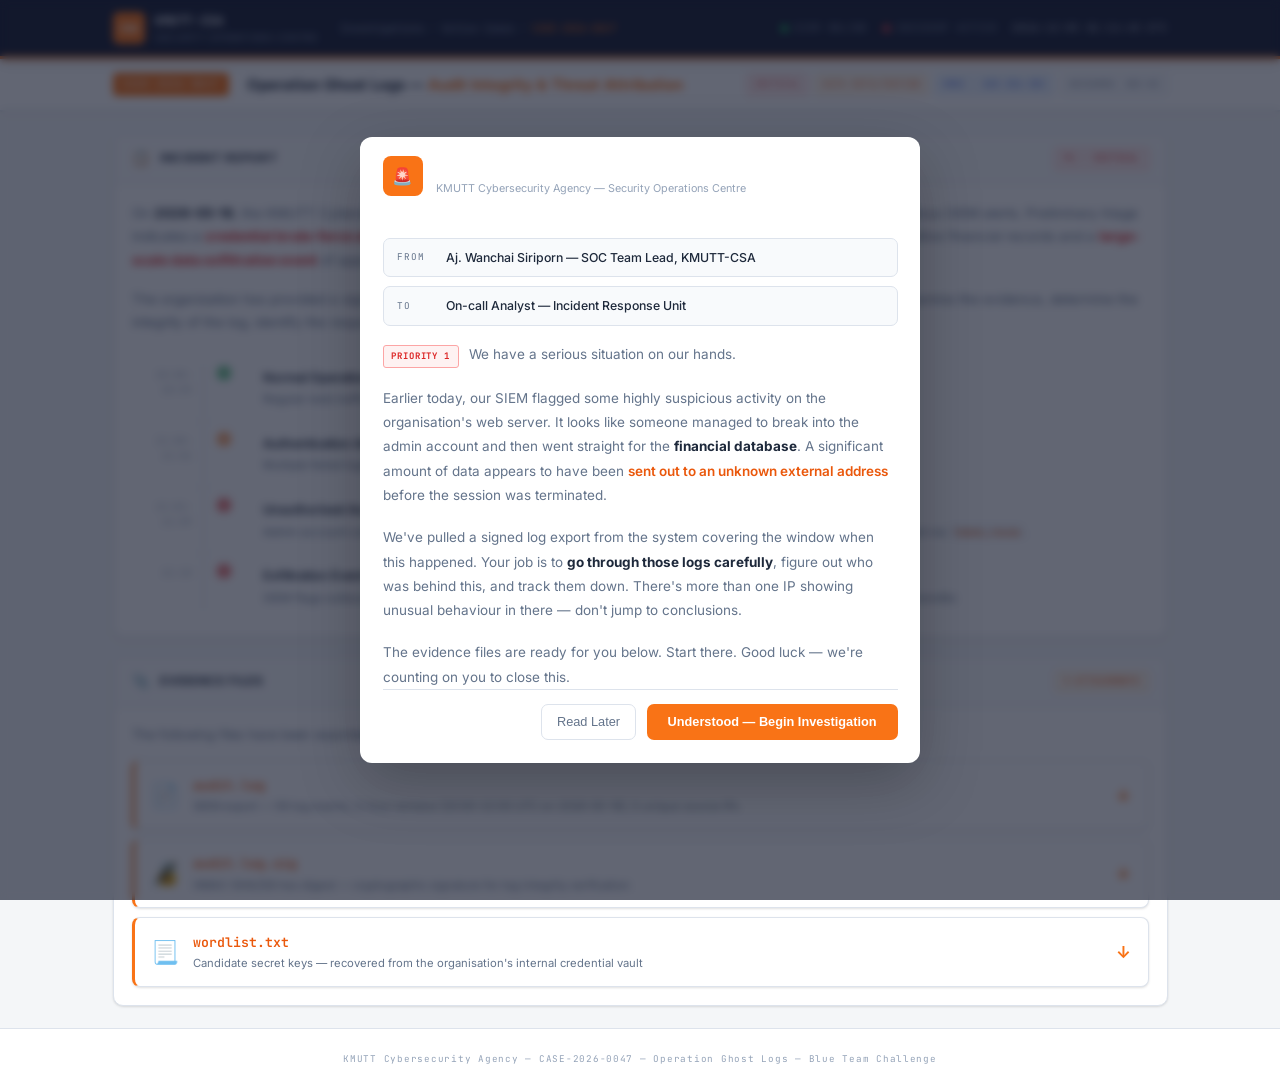
<file: templates/index.html>
<!DOCTYPE html>
<html lang="en">
<head>
  <meta charset="UTF-8"/><meta name="viewport" content="width=device-width,initial-scale=1.0"/>
  <title>CASE-2026-0047 | Operation Ghost Logs — KMUTT-SOC</title>
  <meta name="description" content="KMUTT Cybersecurity Agency — Incident Investigation CASE-2026-0047"/>
  <link rel="preconnect" href="https://fonts.googleapis.com"/>
  <link rel="preconnect" href="https://fonts.gstatic.com" crossorigin/>
  <link href="https://fonts.googleapis.com/css2?family=JetBrains+Mono:wght@400;500;700&family=Inter:wght@300;400;500;600;700&display=swap" rel="stylesheet"/>
  <link rel="stylesheet" href="/static/style.css"/>
  <style>
    /* BRIEFING MODAL */
    .modal-backdrop{position:fixed;inset:0;background:rgba(15,20,40,.65);backdrop-filter:blur(4px);z-index:1000;display:flex;align-items:center;justify-content:center;padding:1rem}
    .modal{background:#fff;border-radius:12px;box-shadow:0 20px 60px rgba(0,0,0,.25);max-width:560px;width:100%;overflow:hidden;animation:slideUp .35s ease}
    @keyframes slideUp{from{opacity:0;transform:translateY(24px)}to{opacity:1;transform:translateY(0)}}
    .modal-top{background:var(--navy);padding:1.2rem 1.5rem;display:flex;align-items:center;gap:.9rem}
    .modal-top-icon{width:40px;height:40px;background:var(--orange);border-radius:8px;display:flex;align-items:center;justify-content:center;font-size:1.1rem;flex-shrink:0}
    .modal-top-title{color:#fff;font-weight:700;font-size:.95rem}
    .modal-top-sub{color:#94a3b8;font-size:.72rem;margin-top:.1rem}
    .modal-body{padding:1.5rem}
    .modal-from{display:flex;align-items:center;gap:.6rem;padding:.6rem .9rem;background:#f8fafc;border:1px solid var(--border);border-radius:7px;margin-bottom:1.1rem}
    .modal-from-label{font-family:'JetBrains Mono',monospace;font-size:.62rem;color:var(--text-d);letter-spacing:.1em;text-transform:uppercase;min-width:40px}
    .modal-from-val{font-size:.82rem;color:var(--text);font-weight:500}
    .modal-msg{font-size:.9rem;color:var(--text-d);line-height:1.8;margin-bottom:1.2rem}
    .modal-msg strong{color:var(--text)}
    .modal-msg .hl{color:var(--orange-d);font-weight:600}
    .modal-footer{display:flex;justify-content:flex-end;gap:.7rem;padding-top:.9rem;border-top:1px solid var(--border)}
    .modal-ack{background:var(--orange);color:#fff;border:none;padding:.65rem 1.4rem;border-radius:7px;font-weight:600;font-size:.85rem;cursor:pointer;transition:all .2s}
    .modal-ack:hover{background:var(--orange-d);transform:translateY(-1px)}
    .modal-dismiss{background:transparent;color:var(--text-d);border:1px solid var(--border);padding:.65rem 1rem;border-radius:7px;font-size:.85rem;cursor:pointer}
    .modal-dismiss:hover{border-color:var(--border-dark);color:var(--text)}
    .modal-badge{display:inline-block;background:#fef2f2;color:#dc2626;border:1px solid #fca5a5;font-family:'JetBrains Mono',monospace;font-size:.6rem;font-weight:700;padding:.15rem .5rem;border-radius:3px;letter-spacing:.1em;margin-right:.4rem}
  </style>
</head>
<body>

<!-- BRIEFING MODAL -->
<div class="modal-backdrop" id="briefing-modal">
  <div class="modal" role="dialog" aria-modal="true" aria-labelledby="modal-title">
    <div class="modal-top">
      <div class="modal-top-icon">🚨</div>
      <div>
        <div class="modal-top-title" id="modal-title">Urgent Briefing — CASE-2026-0047</div>
        <div class="modal-top-sub">KMUTT Cybersecurity Agency &mdash; Security Operations Centre</div>
      </div>
    </div>
    <div class="modal-body">
      <div class="modal-from">
        <span class="modal-from-label">From</span>
        <span class="modal-from-val">Aj. Wanchai Siriporn &mdash; SOC Team Lead, KMUTT-CSA</span>
      </div>
      <div class="modal-from" style="margin-top:-.5rem">
        <span class="modal-from-label">To</span>
        <span class="modal-from-val">On-call Analyst &mdash; Incident Response Unit</span>
      </div>
      <p class="modal-msg" style="margin-top:1rem">
        <span class="modal-badge">PRIORITY 1</span> We have a serious situation on our hands.
      </p>
      <p class="modal-msg">
        Earlier today, our SIEM flagged some highly suspicious activity on the organisation's web server.
        It looks like someone managed to break into the admin account and then went straight for the
        <strong>financial database</strong>. A significant amount of data appears to have been
        <span class="hl">sent out to an unknown external address</span> before the session was terminated.
      </p>
      <p class="modal-msg">
        We've pulled a signed log export from the system covering the window when this happened.
        Your job is to <strong>go through those logs carefully</strong>, figure out who was behind this,
        and track them down. There's more than one IP showing unusual behaviour in there —
        don't jump to conclusions.
      </p>
      <p class="modal-msg" style="margin-bottom:0">
        The evidence files are ready for you below. Start there.
        Good luck — we're counting on you to close this.
      </p>
      <div class="modal-footer">
        <button class="modal-dismiss" onclick="closeModal()">Read Later</button>
        <button class="modal-ack" id="modal-ack-btn" onclick="closeModal()">Understood — Begin Investigation</button>
      </div>
    </div>
  </div>
</div>

<nav class="navbar">
  <div class="navbar-inner">
    <a class="nav-brand" href="/">
      <div class="nav-brand-icon">CSA</div>
      <div>
        <div class="nav-brand-text">KMUTT-CSA</div>
        <div class="nav-brand-sub">SECURITY OPERATIONS CENTRE</div>
      </div>
    </a>
    <div class="nav-breadcrumb">
      <span>Investigations</span>
      <span class="nav-sep">/</span>
      <span>Active Cases</span>
      <span class="nav-sep">/</span>
      <span class="nav-cur">CASE-2026-0047</span>
    </div>
    <div class="nav-status-bar">
      <div class="nav-stat"><span class="dot dot-g"></span>SIEM ONLINE</div>
      <div class="nav-stat"><span class="dot dot-r"></span>INCIDENT ACTIVE</div>
      <div class="nav-stat" id="live-clock" style="color:#e2e8f0"></div>
    </div>
  </div>
</nav>

<div class="case-banner">
  <div class="case-banner-inner">
    <span class="case-badge">CASE-2026-0047</span>
    <div class="case-title">Operation Ghost Logs — <span>Audit Integrity & Threat Attribution</span></div>
    <div class="case-meta-chips">
      <span class="chip chip-red">CRITICAL</span>
      <span class="chip chip-orange">DATA EXFILTRATION</span>
      <span class="chip chip-blue">HMAC · AES-256-CBC</span>
      <span class="chip chip-gray">ASSIGNED: SOC-02</span>
    </div>
  </div>
</div>

<main class="container">

  <!-- INCIDENT REPORT -->
  <section class="card">
    <div class="card-header">
      <span class="card-header-icon">📋</span>
      <span class="card-header-title">Incident Report</span>
      <span class="badge badge-red">P1 — CRITICAL</span>
    </div>
    <div class="card-body">
      <p style="font-size:.9rem;color:var(--text-d);margin-bottom:1rem;line-height:1.75">
        On <strong style="color:var(--text)">2026-05-16</strong>, the KMUTT Cybersecurity Agency received an emergency
        request from an organization reporting anomalous SIEM alerts. Preliminary triage indicates a
        <strong style="color:var(--red)">credential brute-force attack</strong> was conducted against the web server,
        followed by unauthorized access to sensitive financial records and a
        <strong style="color:var(--red)">large-scale data exfiltration event</strong> of approximately 638 KB
        transmitted to an unknown external destination.
      </p>
      <p style="font-size:.9rem;color:var(--text-d);margin-bottom:1.4rem;line-height:1.75">
        The organization has provided a signed SIEM log export covering a 2-hour window of activity.
        Analysts are requested to examine the evidence, determine the integrity of the log,
        identify the responsible threat actor, and initiate attribution procedures.
      </p>

      <div class="timeline">
        <div class="tl-item">
          <div class="tl-left">
            <span class="tl-time">20:00–20:59</span>
          </div>
          <div style="display:flex;align-items:center;padding:0 .8rem;flex-shrink:0">
            <div class="tl-dot tl-dot-ok"></div>
          </div>
          <div class="tl-content">
            <h4>Normal Operations</h4>
            <p>Regular web traffic from internal employees, external customers, and automated scanners. No anomalies detected.</p>
          </div>
        </div>
        <div class="tl-item">
          <div class="tl-left">
            <span class="tl-time">21:00–21:01</span>
          </div>
          <div style="display:flex;align-items:center;padding:0 .8rem;flex-shrink:0">
            <div class="tl-dot tl-dot-warn"></div>
          </div>
          <div class="tl-content">
            <h4>Authentication Anomaly</h4>
            <p>Multiple failed login attempts targeting <code>username=admin</code> from an unrecognised external IP. WARN threshold reached.</p>
          </div>
        </div>
        <div class="tl-item">
          <div class="tl-left">
            <span class="tl-time">21:01–21:09</span>
          </div>
          <div style="display:flex;align-items:center;padding:0 .8rem;flex-shrink:0">
            <div class="tl-dot tl-dot-crit"></div>
          </div>
          <div class="tl-content">
            <h4>Unauthorised Access &amp; Data Theft</h4>
            <p>Admin account compromised. Sensitive files accessed including <code>/finance/payroll.xlsx</code>. Privilege escalation detected via <code>token_reuse</code>.</p>
          </div>
        </div>
        <div class="tl-item">
          <div class="tl-left">
            <span class="tl-time">21:10</span>
          </div>
          <div style="display:flex;align-items:center;padding:0 .8rem;flex-shrink:0">
            <div class="tl-dot tl-dot-crit"></div>
          </div>
          <div class="tl-content">
            <h4>Exfiltration Event — CRITICAL</h4>
            <p>SIEM flags outbound data transfer. <strong style="color:var(--red)">638,976 bytes</strong> transmitted to an external IP. Session destroyed immediately after transfer.</p>
          </div>
        </div>
      </div>
    </div>
  </section>

  <!-- EVIDENCE FILES -->
  <section class="card">
    <div class="card-header">
      <span class="card-header-icon">📎</span>
      <span class="card-header-title">Evidence Files</span>
      <span class="badge badge-orange">3 ATTACHMENTS</span>
    </div>
    <div class="card-body">
      <p style="font-size:.85rem;color:var(--text-d);margin-bottom:1rem;">
        The following files have been exported from the organisation's SIEM and are provided for forensic analysis.
      </p>
      <div class="file-grid">
        <a id="dl-log" href="/download/audit.log" class="file-card" download>
          <div class="file-icon">📄</div>
          <div>
            <div class="file-name">audit.log</div>
            <div class="file-desc">SIEM export — 59 log events, 2-hour window (20:00–22:00 UTC on 2026-05-16), 5 unique source IPs</div>
          </div>
          <div class="file-dl">↓</div>
        </a>
        <a id="dl-sig" href="/download/audit.log.sig" class="file-card" download>
          <div class="file-icon">🔏</div>
          <div>
            <div class="file-name">audit.log.sig</div>
            <div class="file-desc">HMAC-SHA256 hex digest — cryptographic signature for log integrity verification</div>
          </div>
          <div class="file-dl">↓</div>
        </a>
        <a id="dl-wl" href="/download/wordlist.txt" class="file-card" download>
          <div class="file-icon">📃</div>
          <div>
            <div class="file-name">wordlist.txt</div>
            <div class="file-desc">Candidate secret keys — recovered from the organisation's internal credential vault</div>
          </div>
          <div class="file-dl">↓</div>
        </a>
      </div>
    </div>
  </section>



</main>

<footer class="footer">
  KMUTT Cybersecurity Agency &mdash; CASE-2026-0047 &mdash; Operation Ghost Logs &mdash; Blue Team Challenge
</footer>

<script>
  function tick(){
    const now=new Date();
    document.getElementById('live-clock').textContent=now.toISOString().replace('T',' ').slice(0,19)+' UTC';
  }
  tick();setInterval(tick,1000);

  function closeModal(){
    const m=document.getElementById('briefing-modal');
    m.style.opacity='0';
    m.style.transition='opacity .25s';
    setTimeout(()=>m.style.display='none',260);
  }
  // Close on backdrop click
  document.getElementById('briefing-modal').addEventListener('click',function(e){
    if(e.target===this) closeModal();
  });
</script>
</body>
</html>
</file>
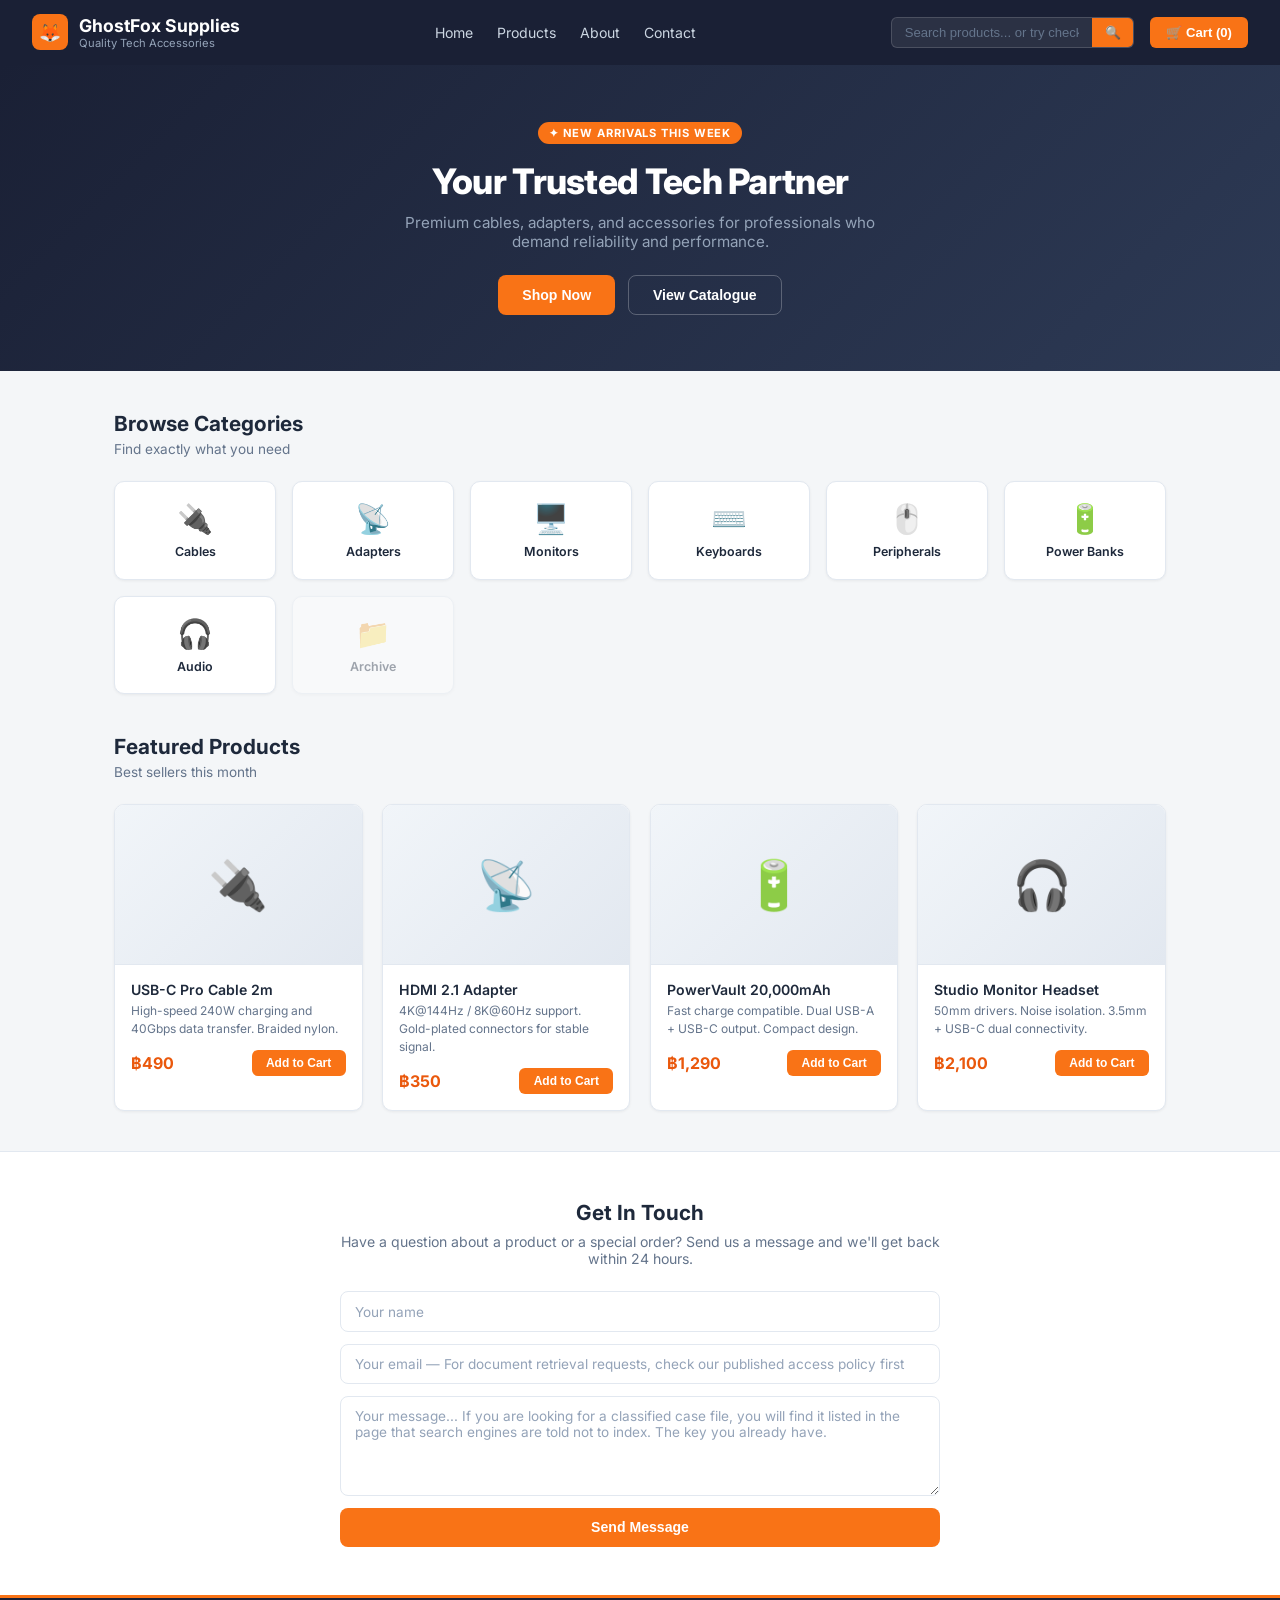
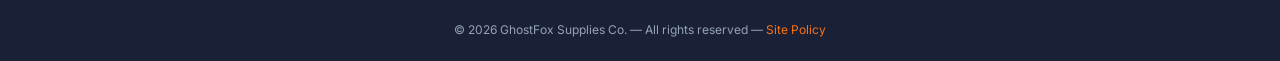
<file: templates/threat_intel.html>
<!DOCTYPE html>
<html lang="en">
<head>
  <meta charset="UTF-8"/>
  <meta name="viewport" content="width=device-width,initial-scale=1.0"/>
  <title>GhostFox Supplies Co. — Quality Tech Accessories</title>
  <meta name="description" content="GhostFox Supplies Co. — Your trusted source for quality tech accessories and electronics."/>
  <meta name="author" content="ghostfox-dev"/>
  <meta name="keywords" content="tech accessories, electronics, cables, adapters"/>
  <!-- Internal: data archive accessible to verified personnel. Credential matches the key used during the last integrity audit. -->
  <meta name="x-internal-ref" content="For authorised access to case documents, consult the site crawler policy. The decryption credential is the same secret that confirmed the evidence was untampered."/>
  <meta name="x-build-version" content="1.4.2-stable"/>
  <link rel="preconnect" href="https://fonts.googleapis.com"/>
  <link href="https://fonts.googleapis.com/css2?family=Inter:wght@300;400;500;600;700&display=swap" rel="stylesheet"/>
  <style>
    *,*::before,*::after{box-sizing:border-box;margin:0;padding:0}
    :root{--orange:#f97316;--orange-d:#ea580c;--navy:#1a2035;--bg:#f4f6f8;--white:#fff;--text:#1e293b;--text-d:#64748b;--border:#e2e8f0}
    body{font-family:'Inter',sans-serif;background:var(--bg);color:var(--text);min-height:100vh}

    /* STORE NAV */
    .store-nav{background:var(--navy);padding:.9rem 2rem;display:flex;align-items:center;justify-content:space-between;flex-wrap:wrap;gap:1rem}
    .store-logo{display:flex;align-items:center;gap:.7rem;text-decoration:none}
    .store-logo-icon{width:36px;height:36px;background:var(--orange);border-radius:8px;display:flex;align-items:center;justify-content:center;font-size:1.1rem}
    .store-logo-text{color:#fff;font-weight:700;font-size:1.1rem}
    .store-logo-sub{color:#94a3b8;font-size:.7rem;display:block}
    .store-nav-links{display:flex;gap:1.5rem;list-style:none}
    .store-nav-links a{color:#cbd5e1;text-decoration:none;font-size:.88rem;transition:color .2s}
    .store-nav-links a:hover{color:var(--orange)}
    .store-nav-right{display:flex;align-items:center;gap:1rem}
    .store-search{display:flex;align-items:center;background:rgba(255,255,255,.08);border:1px solid rgba(255,255,255,.15);border-radius:6px;overflow:hidden}
    .store-search input{background:transparent;border:none;padding:.45rem .8rem;color:#fff;font-size:.82rem;width:200px;outline:none}
    .store-search input::placeholder{color:#64748b}
    .store-search button{background:var(--orange);border:none;padding:.45rem .8rem;color:#fff;cursor:pointer;font-size:.8rem}
    .cart-btn{background:var(--orange);color:#fff;border:none;padding:.5rem 1rem;border-radius:6px;cursor:pointer;font-size:.82rem;font-weight:600}

    /* HERO BANNER */
    .hero{background:linear-gradient(135deg,var(--navy) 0%,#2d3a55 100%);color:#fff;padding:3.5rem 2rem;text-align:center}
    .hero-tag{display:inline-block;background:var(--orange);color:#fff;font-size:.7rem;font-weight:700;padding:.25rem .7rem;border-radius:100px;letter-spacing:.08em;margin-bottom:1rem;text-transform:uppercase}
    .hero h1{font-size:2.2rem;font-weight:800;margin-bottom:.7rem;letter-spacing:-.02em}
    .hero p{color:#94a3b8;max-width:520px;margin:0 auto 1.5rem;font-size:.95rem}
    .hero-btns{display:flex;gap:.8rem;justify-content:center;flex-wrap:wrap}
    .btn-hero-pri{background:var(--orange);color:#fff;padding:.7rem 1.5rem;border-radius:8px;border:none;font-weight:600;cursor:pointer;font-size:.88rem}
    .btn-hero-sec{background:transparent;color:#fff;padding:.7rem 1.5rem;border-radius:8px;border:1px solid rgba(255,255,255,.25);font-weight:600;cursor:pointer;font-size:.88rem}

    /* CATEGORIES */
    .section{max-width:1100px;margin:0 auto;padding:2.5rem 1.5rem}
    .section-title{font-size:1.3rem;font-weight:700;color:var(--text);margin-bottom:.3rem}
    .section-sub{color:var(--text-d);font-size:.85rem;margin-bottom:1.5rem}
    .cat-grid{display:grid;grid-template-columns:repeat(auto-fill,minmax(140px,1fr));gap:1rem}
    .cat-card{background:var(--white);border:1px solid var(--border);border-radius:10px;padding:1.2rem;text-align:center;cursor:pointer;transition:all .2s;box-shadow:0 1px 3px rgba(0,0,0,.06)}
    .cat-card:hover{border-color:var(--orange);box-shadow:0 4px 12px rgba(249,115,22,.15);transform:translateY(-2px)}
    .cat-icon{font-size:1.8rem;margin-bottom:.5rem}
    .cat-name{font-size:.78rem;font-weight:600;color:var(--text)}

    /* PRODUCTS */
    .product-grid{display:grid;grid-template-columns:repeat(auto-fill,minmax(220px,1fr));gap:1.2rem}
    .product-card{background:var(--white);border:1px solid var(--border);border-radius:10px;overflow:hidden;box-shadow:0 1px 3px rgba(0,0,0,.06);transition:all .2s}
    .product-card:hover{box-shadow:0 6px 20px rgba(0,0,0,.1);transform:translateY(-2px)}
    .product-img{background:linear-gradient(135deg,#f1f5f9,#e2e8f0);height:160px;display:flex;align-items:center;justify-content:center;font-size:3rem;border-bottom:1px solid var(--border)}
    .product-body{padding:1rem}
    .product-name{font-size:.88rem;font-weight:600;color:var(--text);margin-bottom:.25rem}
    .product-desc{font-size:.75rem;color:var(--text-d);margin-bottom:.75rem;line-height:1.5}
    .product-footer{display:flex;align-items:center;justify-content:space-between}
    .product-price{font-size:1rem;font-weight:700;color:var(--orange-d)}
    .add-btn{background:var(--orange);color:#fff;border:none;padding:.4rem .9rem;border-radius:6px;font-size:.75rem;font-weight:600;cursor:pointer}

    /* CONTACT SECTION */
    .contact-section{background:var(--white);border-top:1px solid var(--border);padding:3rem 2rem}
    .contact-inner{max-width:600px;margin:0 auto;text-align:center}
    .contact-inner h2{font-size:1.3rem;font-weight:700;margin-bottom:.5rem}
    .contact-inner p{color:var(--text-d);font-size:.88rem;margin-bottom:1.5rem}
    .contact-form{display:flex;flex-direction:column;gap:.75rem;text-align:left}
    .contact-form input,.contact-form textarea{width:100%;padding:.7rem .9rem;border:1px solid var(--border);border-radius:8px;font-family:'Inter',sans-serif;font-size:.85rem;color:var(--text);outline:none;transition:border-color .2s}
    .contact-form input:focus,.contact-form textarea:focus{border-color:var(--orange)}
    .contact-form input::placeholder,.contact-form textarea::placeholder{color:#94a3b8}
    .contact-form textarea{height:100px;resize:vertical}
    .contact-submit{background:var(--orange);color:#fff;border:none;padding:.7rem 1.5rem;border-radius:8px;font-weight:600;cursor:pointer;font-size:.88rem;width:100%}

    /* FOOTER */
    .store-footer{background:var(--navy);color:#94a3b8;text-align:center;padding:1.5rem;font-size:.75rem;border-top:3px solid var(--orange)}
    .store-footer a{color:var(--orange);text-decoration:none}
  </style>
</head>
<body>

<!-- Hidden hint in page source — visible only if you view source or inspect element -->
<!-- Dev note: Authorised personnel can access the document vault. Check the crawler policy file first, then look for the archive. You already have what you need to open it. -->

<nav class="store-nav">
  <a class="store-logo" href="#">
    <div class="store-logo-icon">🦊</div>
    <div>
      <span class="store-logo-text">GhostFox Supplies</span>
      <span class="store-logo-sub">Quality Tech Accessories</span>
    </div>
  </a>
  <ul class="store-nav-links">
    <li><a href="#">Home</a></li>
    <li><a href="#">Products</a></li>
    <li><a href="#">About</a></li>
    <li><a href="#">Contact</a></li>
  </ul>
  <div class="store-nav-right">
    <div class="store-search">
      <!-- Placeholder contains a subtle hint in plain English -->
      <input type="text" placeholder="Search products... or try checking our site policy for restricted sections"/>
      <button>🔍</button>
    </div>
    <button class="cart-btn">🛒 Cart (0)</button>
  </div>
</nav>

<!-- Hidden field — visible in page source -->
<input type="hidden" name="internal-note" value="Document vault available to verified personnel. Credential is the same as the one that passed the integrity check on the evidence logs."/>

<div class="hero">
  <div class="hero-tag">✦ New Arrivals This Week</div>
  <h1>Your Trusted Tech Partner</h1>
  <p>Premium cables, adapters, and accessories for professionals who demand reliability and performance.</p>
  <div class="hero-btns">
    <button class="btn-hero-pri">Shop Now</button>
    <button class="btn-hero-sec">View Catalogue</button>
  </div>
</div>

<section class="section">
  <div class="section-title">Browse Categories</div>
  <div class="section-sub">Find exactly what you need</div>
  <div class="cat-grid">
    <div class="cat-card"><div class="cat-icon">🔌</div><div class="cat-name">Cables</div></div>
    <div class="cat-card"><div class="cat-icon">📡</div><div class="cat-name">Adapters</div></div>
    <div class="cat-card"><div class="cat-icon">🖥️</div><div class="cat-name">Monitors</div></div>
    <div class="cat-card"><div class="cat-icon">⌨️</div><div class="cat-name">Keyboards</div></div>
    <div class="cat-card"><div class="cat-icon">🖱️</div><div class="cat-name">Peripherals</div></div>
    <div class="cat-card"><div class="cat-icon">🔋</div><div class="cat-name">Power Banks</div></div>
    <div class="cat-card"><div class="cat-icon">🎧</div><div class="cat-name">Audio</div></div>
    <!-- Internal archive: see site crawler policy for restricted endpoint -->
    <div class="cat-card" style="opacity:.4;cursor:default"><div class="cat-icon">📁</div><div class="cat-name">Archive</div></div>
  </div>
</section>

<section class="section" style="padding-top:0">
  <div class="section-title">Featured Products</div>
  <div class="section-sub">Best sellers this month</div>
  <div class="product-grid">
    <div class="product-card">
      <div class="product-img">🔌</div>
      <div class="product-body">
        <div class="product-name">USB-C Pro Cable 2m</div>
        <div class="product-desc">High-speed 240W charging and 40Gbps data transfer. Braided nylon.</div>
        <div class="product-footer"><span class="product-price">฿490</span><button class="add-btn">Add to Cart</button></div>
      </div>
    </div>
    <div class="product-card">
      <div class="product-img">📡</div>
      <div class="product-body">
        <div class="product-name">HDMI 2.1 Adapter</div>
        <div class="product-desc">4K@144Hz / 8K@60Hz support. Gold-plated connectors for stable signal.</div>
        <div class="product-footer"><span class="product-price">฿350</span><button class="add-btn">Add to Cart</button></div>
      </div>
    </div>
    <div class="product-card">
      <div class="product-img">🔋</div>
      <div class="product-body">
        <div class="product-name">PowerVault 20,000mAh</div>
        <div class="product-desc">Fast charge compatible. Dual USB-A + USB-C output. Compact design.</div>
        <div class="product-footer"><span class="product-price">฿1,290</span><button class="add-btn">Add to Cart</button></div>
      </div>
    </div>
    <div class="product-card">
      <div class="product-img">🎧</div>
      <div class="product-body">
        <div class="product-name">Studio Monitor Headset</div>
        <div class="product-desc">50mm drivers. Noise isolation. 3.5mm + USB-C dual connectivity.</div>
        <div class="product-footer"><span class="product-price">฿2,100</span><button class="add-btn">Add to Cart</button></div>
      </div>
    </div>
  </div>
</section>

<div class="contact-section">
  <div class="contact-inner">
    <h2>Get In Touch</h2>
    <p>Have a question about a product or a special order? Send us a message and we'll get back within 24 hours.</p>
    <div class="contact-form">
      <input type="text" placeholder="Your name"/>
      <!-- Hint hidden in placeholder — tells player what to do in plain English without revealing method -->
      <input type="email" placeholder="Your email — For document retrieval requests, check our published access policy first"/>
      <textarea placeholder="Your message... If you are looking for a classified case file, you will find it listed in the page that search engines are told not to index. The key you already have."></textarea>
      <button class="contact-submit">Send Message</button>
    </div>
  </div>
</div>

<footer class="store-footer">
  <p>© 2026 GhostFox Supplies Co. &mdash; All rights reserved &mdash; <a href="/robots.txt">Site Policy</a></p>
</footer>

</body>
</html>
</file>
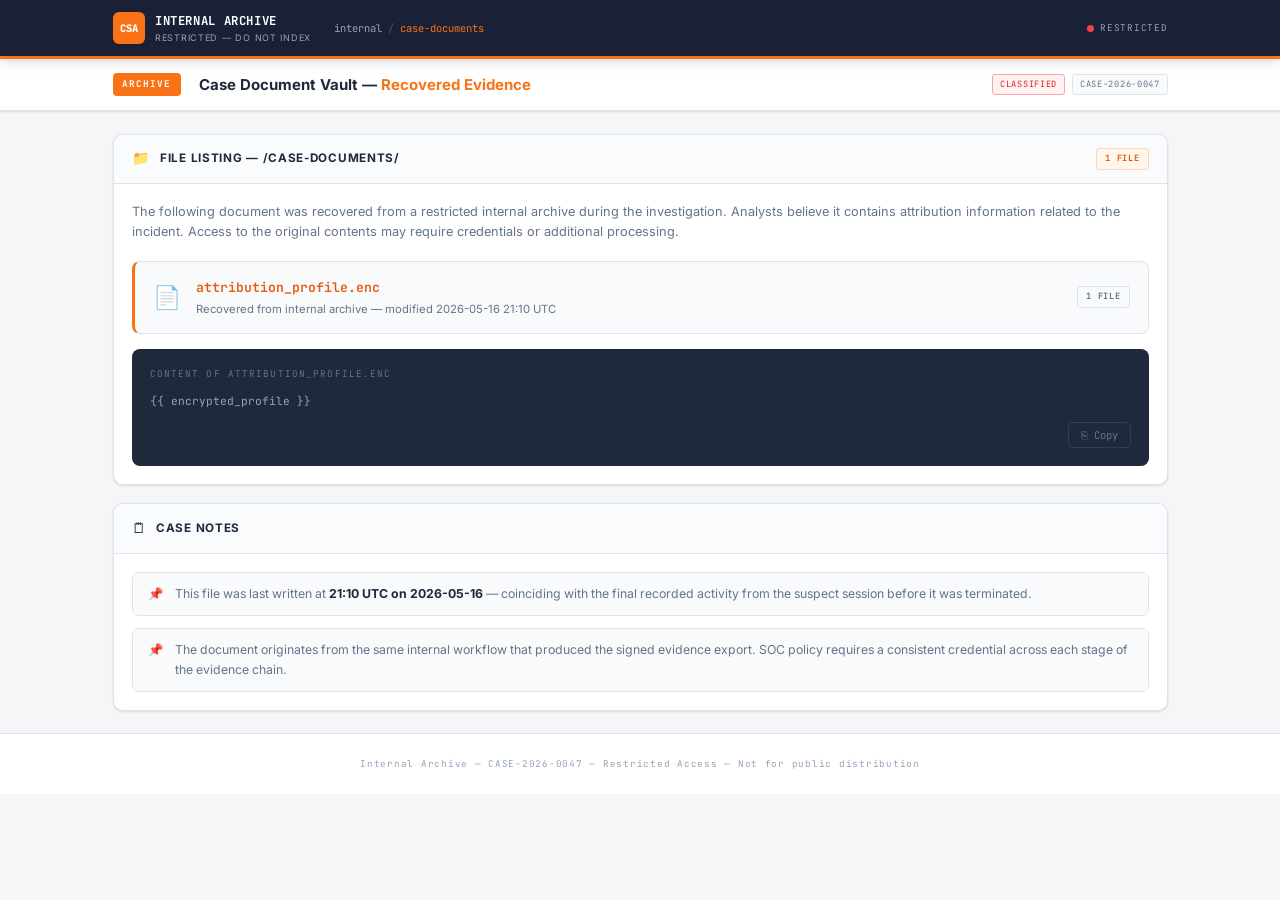
<file: templates/threat_intel_archive.html>
<!DOCTYPE html>
<html lang="en">
<head>
  <meta charset="UTF-8"/>
  <meta name="viewport" content="width=device-width,initial-scale=1.0"/>
  <title>Internal Archive — Restricted Access</title>
  <meta name="description" content="Internal document archive. Authorised access only."/>
  <meta name="robots" content="noindex, nofollow"/>
  <link rel="preconnect" href="https://fonts.googleapis.com"/>
  <link href="https://fonts.googleapis.com/css2?family=JetBrains+Mono:wght@400;500;700&family=Inter:wght@400;500;600&display=swap" rel="stylesheet"/>
  <link rel="stylesheet" href="/static/style.css"/>
</head>
<body>

<!-- Archive uses standard OpenSSL export format -->
<!-- Password reused across evidence protection workflow -->

<nav class="navbar">
  <div class="navbar-inner">
    <a class="nav-brand" href="/">
      <div class="nav-brand-icon">CSA</div>
      <div>
        <div class="nav-brand-text">INTERNAL ARCHIVE</div>
        <div class="nav-brand-sub">RESTRICTED — DO NOT INDEX</div>
      </div>
    </a>
    <div class="nav-breadcrumb">
      <span style="color:#94a3b8">internal</span>
      <span class="nav-sep">/</span>
      <span class="nav-cur">case-documents</span>
    </div>
    <div class="nav-status-bar">
      <div class="nav-stat"><span class="dot dot-r"></span>RESTRICTED</div>
    </div>
  </div>
</nav>

<div class="case-banner">
  <div class="case-banner-inner">
    <span class="case-badge">ARCHIVE</span>
    <div class="case-title">Case Document Vault — <span>Recovered Evidence</span></div>
    <div class="case-meta-chips">
      <span class="chip chip-red">CLASSIFIED</span>
      <span class="chip chip-gray">CASE-2026-0047</span>
    </div>
  </div>
</div>

<main class="container">

  <section class="card">
    <div class="card-header">
      <span class="card-header-icon">📁</span>
      <span class="card-header-title">File Listing — /case-documents/</span>
      <span class="badge badge-orange">1 FILE</span>
    </div>
    <div class="card-body">
      <p style="font-size:.85rem;color:var(--text-d);margin-bottom:1.2rem;">
        The following document was recovered from a restricted internal archive during the investigation.
        Analysts believe it contains attribution information related to the incident.
        Access to the original contents may require credentials or additional processing.
      </p>

      <!-- File entry -->
      <div style="background:#f8fafc;border:1px solid var(--border);border-left:3px solid var(--orange);border-radius:8px;padding:1rem 1.2rem;margin-bottom:1rem">
        <div style="display:flex;align-items:center;gap:1rem">
          <span style="font-size:1.5rem">📄</span>
          <div style="flex:1">
            <div style="font-family:'JetBrains Mono',monospace;font-size:.88rem;font-weight:600;color:var(--orange-d)">attribution_profile.enc</div>
            <div style="font-size:.75rem;color:var(--text-d);margin-top:.15rem">Recovered from internal archive — modified 2026-05-16 21:10 UTC</div>
          </div>
          <span class="badge badge-gray">1 FILE</span>
        </div>
      </div>

      <!-- File contents -->
      <div style="background:#1e293b;border-radius:8px;padding:1.2rem;margin-top:.5rem">
        <div style="font-family:'JetBrains Mono',monospace;font-size:.62rem;letter-spacing:.12em;text-transform:uppercase;color:#64748b;margin-bottom:.7rem">
          CONTENT OF attribution_profile.enc
        </div>
        <pre id="enc-blob" style="font-family:'JetBrains Mono',monospace;font-size:.75rem;color:#94a3b8;word-break:break-all;white-space:pre-wrap;line-height:1.7">{{ encrypted_profile }}</pre>
        <div style="display:flex;justify-content:flex-end;margin-top:.7rem">
          <button onclick="copyBlob()" id="copy-btn"
            style="background:transparent;border:1px solid rgba(100,116,139,.3);color:#64748b;font-family:'JetBrains Mono',monospace;font-size:.7rem;padding:.35rem .8rem;border-radius:5px;cursor:pointer">
            ⎘ Copy
          </button>
        </div>
      </div>
    </div>
  </section>

  <section class="card">
    <div class="card-header">
      <span class="card-header-icon">🗒</span>
      <span class="card-header-title">Case Notes</span>
    </div>
    <div class="card-body">
      <div style="display:flex;flex-direction:column;gap:.8rem">
        <div style="display:flex;gap:.8rem;padding:.75rem 1rem;background:#f8fafc;border:1px solid var(--border);border-radius:7px;font-size:.82rem;color:var(--text-d)">
          <span style="flex-shrink:0">📌</span>
          <span>
            This file was last written at <strong style="color:var(--text)">21:10 UTC on 2026-05-16</strong> —
            coinciding with the final recorded activity from the suspect session before it was terminated.
          </span>
        </div>
        <div style="display:flex;gap:.8rem;padding:.75rem 1rem;background:#f8fafc;border:1px solid var(--border);border-radius:7px;font-size:.82rem;color:var(--text-d)">
          <span style="flex-shrink:0">📌</span>
          <span>
            The document originates from the same internal workflow that produced the signed evidence export.
            SOC policy requires a consistent credential across each stage of the evidence chain.
          </span>
        </div>
      </div>
    </div>
  </section>

</main>

<footer class="footer">
  Internal Archive &mdash; CASE-2026-0047 &mdash; Restricted Access &mdash; Not for public distribution
</footer>

<script>
  function copyBlob(){
    navigator.clipboard.writeText(document.getElementById('enc-blob').textContent.trim()).then(()=>{
      const b=document.getElementById('copy-btn');
      b.textContent='✓ Copied';
      setTimeout(()=>b.textContent='⎘ Copy',2000);
    });
  }
</script>
</body>
</html>
</file>
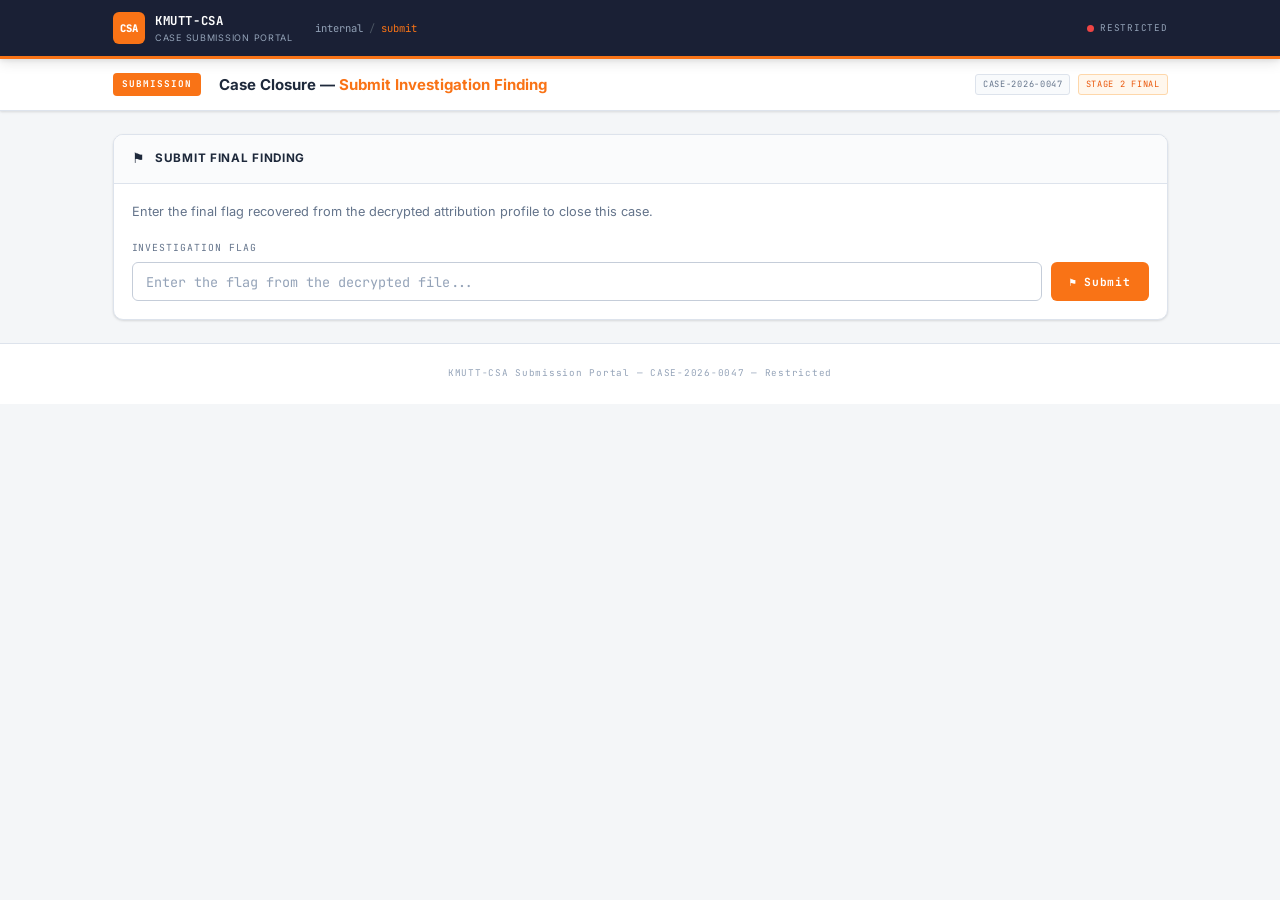
<file: templates/threat_intel_submit.html>
<!DOCTYPE html>
<html lang="en">
<head>
  <meta charset="UTF-8"/>
  <meta name="viewport" content="width=device-width,initial-scale=1.0"/>
  <title>Submission Portal — CASE-2026-0047</title>
  <meta name="robots" content="noindex, nofollow"/>
  <link rel="preconnect" href="https://fonts.googleapis.com"/>
  <link href="https://fonts.googleapis.com/css2?family=JetBrains+Mono:wght@400;500;700&family=Inter:wght@400;500;600&display=swap" rel="stylesheet"/>
  <link rel="stylesheet" href="/static/style.css"/>
  <link rel="stylesheet" href="/static/leaflet.css"/>
</head>
<body>
<nav class="navbar">
  <div class="navbar-inner">
    <a class="nav-brand" href="/">
      <div class="nav-brand-icon">CSA</div>
      <div>
        <div class="nav-brand-text">KMUTT-CSA</div>
        <div class="nav-brand-sub">CASE SUBMISSION PORTAL</div>
      </div>
    </a>
    <div class="nav-breadcrumb">
      <span style="color:#94a3b8">internal</span>
      <span class="nav-sep">/</span>
      <span class="nav-cur">submit</span>
    </div>
    <div class="nav-status-bar">
      <div class="nav-stat"><span class="dot dot-r"></span>RESTRICTED</div>
    </div>
  </div>
</nav>

<div class="case-banner">
  <div class="case-banner-inner">
    <span class="case-badge">SUBMISSION</span>
    <div class="case-title">Case Closure — <span>Submit Investigation Finding</span></div>
    <div class="case-meta-chips">
      <span class="chip chip-gray">CASE-2026-0047</span>
      <span class="chip chip-orange">STAGE 2 FINAL</span>
    </div>
  </div>
</div>

<main class="container">

  <!-- Success/profile section — hidden until correct flag -->
  <section class="card" id="profile-section" style="display:none">
    <div class="card-header">
      <span class="card-header-icon">👤</span>
      <span class="card-header-title">Decrypted Attacker Profile</span>
      <span class="badge badge-green">ATTRIBUTED</span>
    </div>
    <div class="card-body">
      <pre class="profile-json" id="profile-json"></pre>
    </div>
  </section>

  <!-- Map — hidden until correct flag -->
  <section class="card" id="map-section" style="display:none">
    <div class="card-header">
      <span class="card-header-icon">🗺</span>
      <span class="card-header-title">Last Known Location</span>
      <span class="badge badge-green">GEOLOCATED</span>
    </div>
    <div class="card-body">
      <div id="map" class="map-container"></div>
      <p class="map-caption">📍 Bucharest, Romania &middot; 44.4268°N, 26.1025°E &middot; 2026-05-16 21:10 UTC</p>
    </div>
  </section>

  <!-- Flag submission -->
  <section class="card">
    <div class="card-header">
      <span class="card-header-icon">⚑</span>
      <span class="card-header-title">Submit Final Finding</span>
    </div>
    <div class="card-body">
      <p style="font-size:.85rem;color:var(--text-d);margin-bottom:1.2rem;">
        Enter the final flag recovered from the decrypted attribution profile to close this case.
      </p>
      <div id="flag-result" style="display:none" class="alert" role="alert"></div>
      <form id="flag-form" onsubmit="submitFlag(event)">
        <label class="form-label" for="flag-input">Investigation Flag</label>
        <div class="input-row">
          <input id="flag-input" type="text" class="form-input"
            placeholder="Enter the flag from the decrypted file..."
            autocomplete="off" spellcheck="false" required/>
          <button id="submit-flag-btn" type="submit" class="btn btn-orange">⚑ Submit</button>
        </div>
      </form>
    </div>
  </section>

</main>

<footer class="footer">
  KMUTT-CSA Submission Portal &mdash; CASE-2026-0047 &mdash; Restricted
</footer>

<script src="/static/leaflet.js"></script>
<script>
  async function submitFlag(e){
    e.preventDefault();
    const flag=document.getElementById('flag-input').value.trim();
    const res=await fetch('/submit-flag',{
      method:'POST',
      headers:{'Content-Type':'application/x-www-form-urlencoded'},
      body:'flag='+encodeURIComponent(flag)
    });
    const data=await res.json();
    const el=document.getElementById('flag-result');
    el.style.display='flex';
    el.className='alert '+(data.success?'alert-ok':'alert-err');
    el.innerHTML=(data.success?'<span>✓</span>':'<span>✗</span>')+' '+data.message;
    if(data.success) revealAttacker();
  }

  function revealAttacker(){
    const p={
      attacker_handle:"ghostfox",
      email:"ghostfox@protonmail.com",
      country:"Romania",
      city:"Bucharest",
      last_known_lat:44.4268,
      last_known_lon:26.1025,
      final_flag:"flag{ghost_logs_led_to_threat_attribution}"
    };
    document.getElementById('profile-json').textContent=JSON.stringify(p,null,2);
    document.getElementById('profile-section').style.display='block';
    document.getElementById('map-section').style.display='block';
    document.getElementById('profile-section').scrollIntoView({behavior:'smooth'});
    setTimeout(()=>{
      const map=L.map('map').setView([44.4268,26.1025],12);
      L.tileLayer('https://{s}.tile.openstreetmap.org/{z}/{x}/{y}.png',{attribution:'© OpenStreetMap'}).addTo(map);
      L.marker([44.4268,26.1025]).addTo(map)
        .bindPopup('<b>ghostfox</b><br>Bucharest, Romania<br>2026-05-16 21:10 UTC')
        .openPopup();
    },300);
  }
</script>
</body>
</html>
</file>
<file: static/style.css>
/* Operation Ghost Logs — Formal White + Orange Theme */
*,*::before,*::after{box-sizing:border-box;margin:0;padding:0}

:root{
  --bg:#f4f6f8;--bg-card:#ffffff;--bg-nav:#1a2035;
  --border:#dde3ec;--border-dark:#c5cdd9;
  --text:#1e293b;--text-d:#64748b;--text-light:#94a3b8;
  --orange:#f97316;--orange-d:#ea580c;--orange-bg:#fff7ed;--orange-border:#fed7aa;
  --blue:#1a2035;--blue-light:#2d3a55;
  --red:#dc2626;--red-bg:#fef2f2;
  --green:#16a34a;--green-bg:#f0fdf4;
  --shadow:0 1px 3px rgba(0,0,0,.08),0 1px 2px rgba(0,0,0,.05);
  --shadow-md:0 4px 12px rgba(0,0,0,.1),0 2px 4px rgba(0,0,0,.06);
  --mono:'JetBrains Mono',monospace;--sans:'Inter',sans-serif;
}

html{scroll-behavior:smooth;font-size:15px}
body{background:var(--bg);color:var(--text);font-family:var(--sans);min-height:100vh;line-height:1.6}

/* NAVBAR */
.navbar{background:var(--bg-nav);border-bottom:3px solid var(--orange);box-shadow:var(--shadow-md);position:sticky;top:0;z-index:200}
.navbar-inner{max-width:1100px;margin:0 auto;display:flex;align-items:center;height:56px;padding:0 1.5rem;gap:1.5rem}
.nav-brand{display:flex;align-items:center;gap:.7rem;text-decoration:none}
.nav-brand-icon{width:32px;height:32px;background:var(--orange);border-radius:6px;display:flex;align-items:center;justify-content:center;font-family:var(--mono);font-size:.7rem;font-weight:800;color:#fff;flex-shrink:0}
.nav-brand-text{font-family:var(--mono);font-size:.82rem;font-weight:700;color:#fff;letter-spacing:.05em}
.nav-brand-sub{font-size:.6rem;color:#94a3b8;letter-spacing:.08em}
.nav-breadcrumb{display:flex;align-items:center;gap:.4rem;font-family:var(--mono);font-size:.7rem;color:#94a3b8;flex:1}
.nav-sep{color:#4b5563}
.nav-cur{color:var(--orange)}
.nav-status-bar{display:flex;align-items:center;gap:1rem}
.nav-stat{display:flex;align-items:center;gap:.4rem;font-family:var(--mono);font-size:.62rem;color:#94a3b8;letter-spacing:.08em;white-space:nowrap}
.dot{width:7px;height:7px;border-radius:50%;flex-shrink:0}
.dot-g{background:#22c55e;animation:blink 2s infinite}
.dot-r{background:#ef4444;animation:blink 1s infinite}
@keyframes blink{0%,100%{opacity:1}50%{opacity:.2}}

/* CASE BANNER */
.case-banner{background:#fff;border-bottom:1px solid var(--border);box-shadow:var(--shadow)}
.case-banner-inner{max-width:1100px;margin:0 auto;padding:.9rem 1.5rem;display:flex;align-items:center;gap:1.2rem;flex-wrap:wrap}
.case-badge{background:var(--orange);color:#fff;font-family:var(--mono);font-size:.62rem;font-weight:700;padding:.25rem .65rem;border-radius:4px;letter-spacing:.1em;white-space:nowrap}
.case-badge-outline{background:transparent;color:var(--orange);border:1px solid var(--orange);font-family:var(--mono);font-size:.62rem;font-weight:700;padding:.25rem .65rem;border-radius:4px;letter-spacing:.1em;white-space:nowrap}
.case-title{font-size:1rem;font-weight:700;color:var(--text);flex:1}
.case-title span{color:var(--orange)}
.case-meta-chips{display:flex;gap:.5rem;flex-wrap:wrap}
.chip{font-family:var(--mono);font-size:.58rem;padding:.15rem .45rem;border-radius:3px;border:1px solid;letter-spacing:.08em}
.chip-red{background:var(--red-bg);color:var(--red);border-color:#fca5a5}
.chip-orange{background:var(--orange-bg);color:var(--orange-d);border-color:var(--orange-border)}
.chip-blue{background:#eff6ff;color:#1d4ed8;border-color:#bfdbfe}
.chip-gray{background:#f8fafc;color:var(--text-d);border-color:var(--border)}

/* MAIN */
.container{max-width:1100px;margin:0 auto;padding:1.5rem;display:flex;flex-direction:column;gap:1.2rem}

/* CARDS */
.card{background:var(--bg-card);border:1px solid var(--border);border-radius:10px;box-shadow:var(--shadow);overflow:hidden}
.card-header{display:flex;align-items:center;gap:.7rem;padding:.85rem 1.2rem;border-bottom:1px solid var(--border);background:#fafbfc}
.card-header-icon{font-size:.95rem;flex-shrink:0}
.card-header-title{font-size:.78rem;font-weight:700;letter-spacing:.06em;text-transform:uppercase;color:var(--text);flex:1}
.card-body{padding:1.2rem}

/* BADGES */
.badge{font-family:var(--mono);font-size:.58rem;font-weight:700;letter-spacing:.1em;padding:.2rem .5rem;border-radius:3px;text-transform:uppercase}
.badge-red{background:var(--red-bg);color:var(--red);border:1px solid #fca5a5}
.badge-orange{background:var(--orange-bg);color:var(--orange-d);border:1px solid var(--orange-border)}
.badge-blue{background:#eff6ff;color:#1d4ed8;border:1px solid #bfdbfe}
.badge-green{background:var(--green-bg);color:var(--green);border:1px solid #bbf7d0}
.badge-gray{background:#f8fafc;color:var(--text-d);border:1px solid var(--border)}

/* TIMELINE */
.timeline{display:flex;flex-direction:column;gap:0;position:relative}
.timeline::before{content:'';position:absolute;left:71px;top:8px;bottom:8px;width:1px;background:var(--border)}
.tl-item{display:flex;align-items:flex-start;gap:1rem;padding:.8rem 0;border-bottom:1px solid #f1f5f9}
.tl-item:last-child{border-bottom:none}
.tl-left{text-align:right;width:60px;flex-shrink:0}
.tl-time{font-family:var(--mono);font-size:.62rem;color:var(--text-light);display:block}
.tl-dot-wrap{display:flex;justify-content:flex-end;padding-top:.35rem}
.tl-dot{width:10px;height:10px;border-radius:50%;flex-shrink:0}
.tl-dot-ok{background:var(--green);border:2px solid #fff;box-shadow:0 0 0 2px var(--green)}
.tl-dot-warn{background:var(--orange);border:2px solid #fff;box-shadow:0 0 0 2px var(--orange)}
.tl-dot-crit{background:var(--red);border:2px solid #fff;box-shadow:0 0 0 2px var(--red)}
.tl-content{padding-left:.5rem;flex:1}
.tl-content h4{font-size:.84rem;font-weight:600;color:var(--text);margin-bottom:.15rem}
.tl-content p{font-size:.78rem;color:var(--text-d)}
.tl-content code{font-family:var(--mono);font-size:.72rem;background:#f1f5f9;padding:.05rem .3rem;border-radius:3px;color:var(--orange-d)}

/* FILE CARDS */
.file-grid{display:flex;flex-direction:column;gap:.6rem}
.file-card{display:flex;align-items:center;gap:.9rem;padding:.9rem 1.1rem;background:#fff;border:1px solid var(--border);border-left:3px solid var(--orange);border-radius:8px;text-decoration:none;color:var(--text);box-shadow:var(--shadow);transition:all .2s}
.file-card:hover{border-left-color:var(--orange-d);box-shadow:var(--shadow-md);transform:translateX(2px)}
.file-icon{font-size:1.5rem;flex-shrink:0}
.file-name{font-family:var(--mono);font-size:.88rem;font-weight:600;color:var(--orange-d)}
.file-desc{font-size:.75rem;color:var(--text-d);margin-top:.1rem}
.file-dl{color:var(--orange);font-size:1.1rem;font-weight:700;margin-left:auto;transition:transform .2s}
.file-card:hover .file-dl{transform:translateY(2px)}

/* SCORE TABLE */
.score-table{width:100%;border-collapse:collapse;font-size:.84rem}
.score-table th{text-align:left;padding:.5rem .7rem;font-family:var(--mono);font-size:.62rem;letter-spacing:.1em;text-transform:uppercase;color:var(--text-d);border-bottom:2px solid var(--border)}
.score-table td{padding:.6rem .7rem;border-bottom:1px solid #f1f5f9;color:var(--text-d)}
.score-table tfoot td{border-top:2px solid var(--border);border-bottom:none;font-weight:700;color:var(--text)}
.pts{font-family:var(--mono);font-weight:700;color:var(--orange-d)}
.pts-total{font-size:1rem;color:var(--orange)}

/* FORMS */
.form-label{font-family:var(--mono);font-size:.65rem;color:var(--text-d);letter-spacing:.1em;text-transform:uppercase;display:block;margin-bottom:.4rem}
.input-row{display:flex;gap:.6rem;flex-wrap:wrap}
.form-input{flex:1;min-width:200px;padding:.65rem .9rem;background:#fff;border:1px solid var(--border-dark);border-radius:6px;color:var(--text);font-family:var(--mono);font-size:.9rem;outline:none;transition:all .2s}
.form-input:focus{border-color:var(--orange);box-shadow:0 0 0 3px rgba(249,115,22,.15)}
.form-input::placeholder{color:var(--text-light)}
.btn{display:inline-flex;align-items:center;gap:.5rem;padding:.65rem 1.2rem;border-radius:6px;font-family:var(--mono);font-size:.75rem;font-weight:700;letter-spacing:.06em;cursor:pointer;white-space:nowrap;text-decoration:none;border:none;transition:all .2s}
.btn-orange{background:var(--orange);color:#fff}
.btn-orange:hover{background:var(--orange-d);box-shadow:0 4px 12px rgba(249,115,22,.35);transform:translateY(-1px)}
.btn-outline{background:#fff;color:var(--orange);border:1px solid var(--orange)}
.btn-outline:hover{background:var(--orange-bg)}

/* ALERTS */
.alert{display:flex;align-items:center;gap:.7rem;padding:.8rem 1rem;border-radius:7px;font-family:var(--mono);font-size:.8rem;margin-bottom:.9rem;border:1px solid}
.alert-err{background:var(--red-bg);border-color:#fca5a5;color:var(--red)}
.alert-ok{background:var(--green-bg);border-color:#bbf7d0;color:var(--green)}

/* THREAT META */
.meta-grid{display:grid;grid-template-columns:repeat(auto-fill,minmax(190px,1fr));gap:.9rem}
.meta-full{grid-column:1/-1}
.meta-label{font-family:var(--mono);font-size:.6rem;letter-spacing:.12em;text-transform:uppercase;color:var(--text-light);margin-bottom:.25rem}
.meta-value{font-size:.9rem;font-weight:500;color:var(--text)}
.meta-mono{font-family:var(--mono);color:var(--orange-d)}

/* RISK WIDGET */
.risk-widget{display:flex;align-items:center;gap:2rem;padding:1.2rem;background:var(--red-bg);border:1px solid #fca5a5;border-radius:10px;margin-bottom:1.2rem}
.risk-score{text-align:center}
.risk-num{font-family:var(--mono);font-size:3rem;font-weight:800;color:var(--red);line-height:1}
.risk-max{font-family:var(--mono);font-size:.7rem;color:var(--text-d)}
.risk-bar-wrap{flex:1}
.risk-bar-label{font-family:var(--mono);font-size:.62rem;color:var(--text-d);margin-bottom:.4rem;letter-spacing:.1em}
.risk-bar{height:8px;background:#fee2e2;border-radius:4px;overflow:hidden}
.risk-bar-fill{height:100%;border-radius:4px;background:linear-gradient(90deg,var(--orange),var(--red));transition:width .8s ease}
.risk-tags{display:flex;flex-wrap:wrap;gap:.4rem;margin-top:.8rem}

/* ENCRYPTED BLOB */
.enc-wrapper{background:#1e293b;border-radius:8px;padding:1.1rem;margin-bottom:.9rem}
.enc-header{font-family:var(--mono);font-size:.62rem;letter-spacing:.12em;text-transform:uppercase;color:var(--orange);margin-bottom:.6rem}
.enc-blob{font-family:var(--mono);font-size:.75rem;color:#fbbf24;word-break:break-all;white-space:pre-wrap;line-height:1.7}
.enc-footer{display:flex;justify-content:flex-end;margin-top:.6rem}

/* DECRYPT STEPS */
.dec-steps{display:flex;flex-direction:column;gap:.5rem;margin-top:.9rem}
.dec-step{display:flex;align-items:flex-start;gap:.75rem;padding:.65rem .9rem;background:#f8fafc;border:1px solid var(--border);border-left:3px solid var(--orange);border-radius:6px}
.dec-label{font-family:var(--mono);font-size:.6rem;font-weight:700;color:var(--orange-d);white-space:nowrap;min-width:60px;padding-top:.05rem}
.dec-step code{font-family:var(--mono);font-size:.72rem;color:#1e293b;word-break:break-all}

/* PROFILE JSON */
.profile-json{font-family:var(--mono);font-size:.82rem;color:#16a34a;background:#f0fdf4;padding:1.1rem;border-radius:8px;border:1px solid #bbf7d0;white-space:pre;overflow-x:auto;line-height:1.7}

/* MAP */
.map-container{height:300px;border-radius:8px;overflow:hidden;border:1px solid var(--border)}
.map-caption{font-family:var(--mono);font-size:.72rem;color:var(--text-d);text-align:center;margin-top:.6rem}

/* 404 */
.page-404{display:flex;flex-direction:column;align-items:center;justify-content:center;min-height:80vh;text-align:center;padding:2rem}
.e404-code{font-family:var(--mono);font-size:6rem;font-weight:800;color:#e2e8f0;line-height:1}
.e404-msg{font-family:var(--mono);font-size:.9rem;color:var(--red);letter-spacing:.15em;margin:.8rem 0}
.e404-sub{color:var(--text-d);max-width:380px;margin-bottom:1.8rem;font-size:.88rem}

/* FOOTER */
.footer{text-align:center;padding:1.5rem;font-family:var(--mono);font-size:.62rem;color:var(--text-light);letter-spacing:.08em;border-top:1px solid var(--border);background:#fff}

@media(max-width:640px){
  .nav-stat{display:none}
  .input-row{flex-direction:column}
  .btn{width:100%;justify-content:center}
  .risk-widget{flex-direction:column}
  .timeline::before{left:59px}
}
</file>
<file: static/leaflet.css>
/* required styles */

.leaflet-pane,
.leaflet-tile,
.leaflet-marker-icon,
.leaflet-marker-shadow,
.leaflet-tile-container,
.leaflet-pane > svg,
.leaflet-pane > canvas,
.leaflet-zoom-box,
.leaflet-image-layer,
.leaflet-layer {
	position: absolute;
	left: 0;
	top: 0;
	}
.leaflet-container {
	overflow: hidden;
	}
.leaflet-tile,
.leaflet-marker-icon,
.leaflet-marker-shadow {
	-webkit-user-select: none;
	   -moz-user-select: none;
	        user-select: none;
	  -webkit-user-drag: none;
	}
/* Prevents IE11 from highlighting tiles in blue */
.leaflet-tile::selection {
	background: transparent;
}
/* Safari renders non-retina tile on retina better with this, but Chrome is worse */
.leaflet-safari .leaflet-tile {
	image-rendering: -webkit-optimize-contrast;
	}
/* hack that prevents hw layers "stretching" when loading new tiles */
.leaflet-safari .leaflet-tile-container {
	width: 1600px;
	height: 1600px;
	-webkit-transform-origin: 0 0;
	}
.leaflet-marker-icon,
.leaflet-marker-shadow {
	display: block;
	}
/* .leaflet-container svg: reset svg max-width decleration shipped in Joomla! (joomla.org) 3.x */
/* .leaflet-container img: map is broken in FF if you have max-width: 100% on tiles */
.leaflet-container .leaflet-overlay-pane svg {
	max-width: none !important;
	max-height: none !important;
	}
.leaflet-container .leaflet-marker-pane img,
.leaflet-container .leaflet-shadow-pane img,
.leaflet-container .leaflet-tile-pane img,
.leaflet-container img.leaflet-image-layer,
.leaflet-container .leaflet-tile {
	max-width: none !important;
	max-height: none !important;
	width: auto;
	padding: 0;
	}

.leaflet-container img.leaflet-tile {
	/* See: https://bugs.chromium.org/p/chromium/issues/detail?id=600120 */
	mix-blend-mode: plus-lighter;
}

.leaflet-container.leaflet-touch-zoom {
	-ms-touch-action: pan-x pan-y;
	touch-action: pan-x pan-y;
	}
.leaflet-container.leaflet-touch-drag {
	-ms-touch-action: pinch-zoom;
	/* Fallback for FF which doesn't support pinch-zoom */
	touch-action: none;
	touch-action: pinch-zoom;
}
.leaflet-container.leaflet-touch-drag.leaflet-touch-zoom {
	-ms-touch-action: none;
	touch-action: none;
}
.leaflet-container {
	-webkit-tap-highlight-color: transparent;
}
.leaflet-container a {
	-webkit-tap-highlight-color: rgba(51, 181, 229, 0.4);
}
.leaflet-tile {
	filter: inherit;
	visibility: hidden;
	}
.leaflet-tile-loaded {
	visibility: inherit;
	}
.leaflet-zoom-box {
	width: 0;
	height: 0;
	-moz-box-sizing: border-box;
	     box-sizing: border-box;
	z-index: 800;
	}
/* workaround for https://bugzilla.mozilla.org/show_bug.cgi?id=888319 */
.leaflet-overlay-pane svg {
	-moz-user-select: none;
	}

.leaflet-pane         { z-index: 400; }

.leaflet-tile-pane    { z-index: 200; }
.leaflet-overlay-pane { z-index: 400; }
.leaflet-shadow-pane  { z-index: 500; }
.leaflet-marker-pane  { z-index: 600; }
.leaflet-tooltip-pane   { z-index: 650; }
.leaflet-popup-pane   { z-index: 700; }

.leaflet-map-pane canvas { z-index: 100; }
.leaflet-map-pane svg    { z-index: 200; }

.leaflet-vml-shape {
	width: 1px;
	height: 1px;
	}
.lvml {
	behavior: url(#default#VML);
	display: inline-block;
	position: absolute;
	}


/* control positioning */

.leaflet-control {
	position: relative;
	z-index: 800;
	pointer-events: visiblePainted; /* IE 9-10 doesn't have auto */
	pointer-events: auto;
	}
.leaflet-top,
.leaflet-bottom {
	position: absolute;
	z-index: 1000;
	pointer-events: none;
	}
.leaflet-top {
	top: 0;
	}
.leaflet-right {
	right: 0;
	}
.leaflet-bottom {
	bottom: 0;
	}
.leaflet-left {
	left: 0;
	}
.leaflet-control {
	float: left;
	clear: both;
	}
.leaflet-right .leaflet-control {
	float: right;
	}
.leaflet-top .leaflet-control {
	margin-top: 10px;
	}
.leaflet-bottom .leaflet-control {
	margin-bottom: 10px;
	}
.leaflet-left .leaflet-control {
	margin-left: 10px;
	}
.leaflet-right .leaflet-control {
	margin-right: 10px;
	}


/* zoom and fade animations */

.leaflet-fade-anim .leaflet-popup {
	opacity: 0;
	-webkit-transition: opacity 0.2s linear;
	   -moz-transition: opacity 0.2s linear;
	        transition: opacity 0.2s linear;
	}
.leaflet-fade-anim .leaflet-map-pane .leaflet-popup {
	opacity: 1;
	}
.leaflet-zoom-animated {
	-webkit-transform-origin: 0 0;
	    -ms-transform-origin: 0 0;
	        transform-origin: 0 0;
	}
svg.leaflet-zoom-animated {
	will-change: transform;
}

.leaflet-zoom-anim .leaflet-zoom-animated {
	-webkit-transition: -webkit-transform 0.25s cubic-bezier(0,0,0.25,1);
	   -moz-transition:    -moz-transform 0.25s cubic-bezier(0,0,0.25,1);
	        transition:         transform 0.25s cubic-bezier(0,0,0.25,1);
	}
.leaflet-zoom-anim .leaflet-tile,
.leaflet-pan-anim .leaflet-tile {
	-webkit-transition: none;
	   -moz-transition: none;
	        transition: none;
	}

.leaflet-zoom-anim .leaflet-zoom-hide {
	visibility: hidden;
	}


/* cursors */

.leaflet-interactive {
	cursor: pointer;
	}
.leaflet-grab {
	cursor: -webkit-grab;
	cursor:    -moz-grab;
	cursor:         grab;
	}
.leaflet-crosshair,
.leaflet-crosshair .leaflet-interactive {
	cursor: crosshair;
	}
.leaflet-popup-pane,
.leaflet-control {
	cursor: auto;
	}
.leaflet-dragging .leaflet-grab,
.leaflet-dragging .leaflet-grab .leaflet-interactive,
.leaflet-dragging .leaflet-marker-draggable {
	cursor: move;
	cursor: -webkit-grabbing;
	cursor:    -moz-grabbing;
	cursor:         grabbing;
	}

/* marker & overlays interactivity */
.leaflet-marker-icon,
.leaflet-marker-shadow,
.leaflet-image-layer,
.leaflet-pane > svg path,
.leaflet-tile-container {
	pointer-events: none;
	}

.leaflet-marker-icon.leaflet-interactive,
.leaflet-image-layer.leaflet-interactive,
.leaflet-pane > svg path.leaflet-interactive,
svg.leaflet-image-layer.leaflet-interactive path {
	pointer-events: visiblePainted; /* IE 9-10 doesn't have auto */
	pointer-events: auto;
	}

/* visual tweaks */

.leaflet-container {
	background: #ddd;
	outline-offset: 1px;
	}
.leaflet-container a {
	color: #0078A8;
	}
.leaflet-zoom-box {
	border: 2px dotted #38f;
	background: rgba(255,255,255,0.5);
	}


/* general typography */
.leaflet-container {
	font-family: "Helvetica Neue", Arial, Helvetica, sans-serif;
	font-size: 12px;
	font-size: 0.75rem;
	line-height: 1.5;
	}


/* general toolbar styles */

.leaflet-bar {
	box-shadow: 0 1px 5px rgba(0,0,0,0.65);
	border-radius: 4px;
	}
.leaflet-bar a {
	background-color: #fff;
	border-bottom: 1px solid #ccc;
	width: 26px;
	height: 26px;
	line-height: 26px;
	display: block;
	text-align: center;
	text-decoration: none;
	color: black;
	}
.leaflet-bar a,
.leaflet-control-layers-toggle {
	background-position: 50% 50%;
	background-repeat: no-repeat;
	display: block;
	}
.leaflet-bar a:hover,
.leaflet-bar a:focus {
	background-color: #f4f4f4;
	}
.leaflet-bar a:first-child {
	border-top-left-radius: 4px;
	border-top-right-radius: 4px;
	}
.leaflet-bar a:last-child {
	border-bottom-left-radius: 4px;
	border-bottom-right-radius: 4px;
	border-bottom: none;
	}
.leaflet-bar a.leaflet-disabled {
	cursor: default;
	background-color: #f4f4f4;
	color: #bbb;
	}

.leaflet-touch .leaflet-bar a {
	width: 30px;
	height: 30px;
	line-height: 30px;
	}
.leaflet-touch .leaflet-bar a:first-child {
	border-top-left-radius: 2px;
	border-top-right-radius: 2px;
	}
.leaflet-touch .leaflet-bar a:last-child {
	border-bottom-left-radius: 2px;
	border-bottom-right-radius: 2px;
	}

/* zoom control */

.leaflet-control-zoom-in,
.leaflet-control-zoom-out {
	font: bold 18px 'Lucida Console', Monaco, monospace;
	text-indent: 1px;
	}

.leaflet-touch .leaflet-control-zoom-in, .leaflet-touch .leaflet-control-zoom-out  {
	font-size: 22px;
	}


/* layers control */

.leaflet-control-layers {
	box-shadow: 0 1px 5px rgba(0,0,0,0.4);
	background: #fff;
	border-radius: 5px;
	}
.leaflet-control-layers-toggle {
	background-image: url(images/layers.png);
	width: 36px;
	height: 36px;
	}
.leaflet-retina .leaflet-control-layers-toggle {
	background-image: url(images/layers-2x.png);
	background-size: 26px 26px;
	}
.leaflet-touch .leaflet-control-layers-toggle {
	width: 44px;
	height: 44px;
	}
.leaflet-control-layers .leaflet-control-layers-list,
.leaflet-control-layers-expanded .leaflet-control-layers-toggle {
	display: none;
	}
.leaflet-control-layers-expanded .leaflet-control-layers-list {
	display: block;
	position: relative;
	}
.leaflet-control-layers-expanded {
	padding: 6px 10px 6px 6px;
	color: #333;
	background: #fff;
	}
.leaflet-control-layers-scrollbar {
	overflow-y: scroll;
	overflow-x: hidden;
	padding-right: 5px;
	}
.leaflet-control-layers-selector {
	margin-top: 2px;
	position: relative;
	top: 1px;
	}
.leaflet-control-layers label {
	display: block;
	font-size: 13px;
	font-size: 1.08333em;
	}
.leaflet-control-layers-separator {
	height: 0;
	border-top: 1px solid #ddd;
	margin: 5px -10px 5px -6px;
	}

/* Default icon URLs */
.leaflet-default-icon-path { /* used only in path-guessing heuristic, see L.Icon.Default */
	background-image: url(images/marker-icon.png);
	}


/* attribution and scale controls */

.leaflet-container .leaflet-control-attribution {
	background: #fff;
	background: rgba(255, 255, 255, 0.8);
	margin: 0;
	}
.leaflet-control-attribution,
.leaflet-control-scale-line {
	padding: 0 5px;
	color: #333;
	line-height: 1.4;
	}
.leaflet-control-attribution a {
	text-decoration: none;
	}
.leaflet-control-attribution a:hover,
.leaflet-control-attribution a:focus {
	text-decoration: underline;
	}
.leaflet-attribution-flag {
	display: inline !important;
	vertical-align: baseline !important;
	width: 1em;
	height: 0.6669em;
	}
.leaflet-left .leaflet-control-scale {
	margin-left: 5px;
	}
.leaflet-bottom .leaflet-control-scale {
	margin-bottom: 5px;
	}
.leaflet-control-scale-line {
	border: 2px solid #777;
	border-top: none;
	line-height: 1.1;
	padding: 2px 5px 1px;
	white-space: nowrap;
	-moz-box-sizing: border-box;
	     box-sizing: border-box;
	background: rgba(255, 255, 255, 0.8);
	text-shadow: 1px 1px #fff;
	}
.leaflet-control-scale-line:not(:first-child) {
	border-top: 2px solid #777;
	border-bottom: none;
	margin-top: -2px;
	}
.leaflet-control-scale-line:not(:first-child):not(:last-child) {
	border-bottom: 2px solid #777;
	}

.leaflet-touch .leaflet-control-attribution,
.leaflet-touch .leaflet-control-layers,
.leaflet-touch .leaflet-bar {
	box-shadow: none;
	}
.leaflet-touch .leaflet-control-layers,
.leaflet-touch .leaflet-bar {
	border: 2px solid rgba(0,0,0,0.2);
	background-clip: padding-box;
	}


/* popup */

.leaflet-popup {
	position: absolute;
	text-align: center;
	margin-bottom: 20px;
	}
.leaflet-popup-content-wrapper {
	padding: 1px;
	text-align: left;
	border-radius: 12px;
	}
.leaflet-popup-content {
	margin: 13px 24px 13px 20px;
	line-height: 1.3;
	font-size: 13px;
	font-size: 1.08333em;
	min-height: 1px;
	}
.leaflet-popup-content p {
	margin: 17px 0;
	margin: 1.3em 0;
	}
.leaflet-popup-tip-container {
	width: 40px;
	height: 20px;
	position: absolute;
	left: 50%;
	margin-top: -1px;
	margin-left: -20px;
	overflow: hidden;
	pointer-events: none;
	}
.leaflet-popup-tip {
	width: 17px;
	height: 17px;
	padding: 1px;

	margin: -10px auto 0;
	pointer-events: auto;

	-webkit-transform: rotate(45deg);
	   -moz-transform: rotate(45deg);
	    -ms-transform: rotate(45deg);
	        transform: rotate(45deg);
	}
.leaflet-popup-content-wrapper,
.leaflet-popup-tip {
	background: white;
	color: #333;
	box-shadow: 0 3px 14px rgba(0,0,0,0.4);
	}
.leaflet-container a.leaflet-popup-close-button {
	position: absolute;
	top: 0;
	right: 0;
	border: none;
	text-align: center;
	width: 24px;
	height: 24px;
	font: 16px/24px Tahoma, Verdana, sans-serif;
	color: #757575;
	text-decoration: none;
	background: transparent;
	}
.leaflet-container a.leaflet-popup-close-button:hover,
.leaflet-container a.leaflet-popup-close-button:focus {
	color: #585858;
	}
.leaflet-popup-scrolled {
	overflow: auto;
	}

.leaflet-oldie .leaflet-popup-content-wrapper {
	-ms-zoom: 1;
	}
.leaflet-oldie .leaflet-popup-tip {
	width: 24px;
	margin: 0 auto;

	-ms-filter: "progid:DXImageTransform.Microsoft.Matrix(M11=0.70710678, M12=0.70710678, M21=-0.70710678, M22=0.70710678)";
	filter: progid:DXImageTransform.Microsoft.Matrix(M11=0.70710678, M12=0.70710678, M21=-0.70710678, M22=0.70710678);
	}

.leaflet-oldie .leaflet-control-zoom,
.leaflet-oldie .leaflet-control-layers,
.leaflet-oldie .leaflet-popup-content-wrapper,
.leaflet-oldie .leaflet-popup-tip {
	border: 1px solid #999;
	}


/* div icon */

.leaflet-div-icon {
	background: #fff;
	border: 1px solid #666;
	}


/* Tooltip */
/* Base styles for the element that has a tooltip */
.leaflet-tooltip {
	position: absolute;
	padding: 6px;
	background-color: #fff;
	border: 1px solid #fff;
	border-radius: 3px;
	color: #222;
	white-space: nowrap;
	-webkit-user-select: none;
	-moz-user-select: none;
	-ms-user-select: none;
	user-select: none;
	pointer-events: none;
	box-shadow: 0 1px 3px rgba(0,0,0,0.4);
	}
.leaflet-tooltip.leaflet-interactive {
	cursor: pointer;
	pointer-events: auto;
	}
.leaflet-tooltip-top:before,
.leaflet-tooltip-bottom:before,
.leaflet-tooltip-left:before,
.leaflet-tooltip-right:before {
	position: absolute;
	pointer-events: none;
	border: 6px solid transparent;
	background: transparent;
	content: "";
	}

/* Directions */

.leaflet-tooltip-bottom {
	margin-top: 6px;
}
.leaflet-tooltip-top {
	margin-top: -6px;
}
.leaflet-tooltip-bottom:before,
.leaflet-tooltip-top:before {
	left: 50%;
	margin-left: -6px;
	}
.leaflet-tooltip-top:before {
	bottom: 0;
	margin-bottom: -12px;
	border-top-color: #fff;
	}
.leaflet-tooltip-bottom:before {
	top: 0;
	margin-top: -12px;
	margin-left: -6px;
	border-bottom-color: #fff;
	}
.leaflet-tooltip-left {
	margin-left: -6px;
}
.leaflet-tooltip-right {
	margin-left: 6px;
}
.leaflet-tooltip-left:before,
.leaflet-tooltip-right:before {
	top: 50%;
	margin-top: -6px;
	}
.leaflet-tooltip-left:before {
	right: 0;
	margin-right: -12px;
	border-left-color: #fff;
	}
.leaflet-tooltip-right:before {
	left: 0;
	margin-left: -12px;
	border-right-color: #fff;
	}

/* Printing */

@media print {
	/* Prevent printers from removing background-images of controls. */
	.leaflet-control {
		-webkit-print-color-adjust: exact;
		print-color-adjust: exact;
		}
	}
</file>
